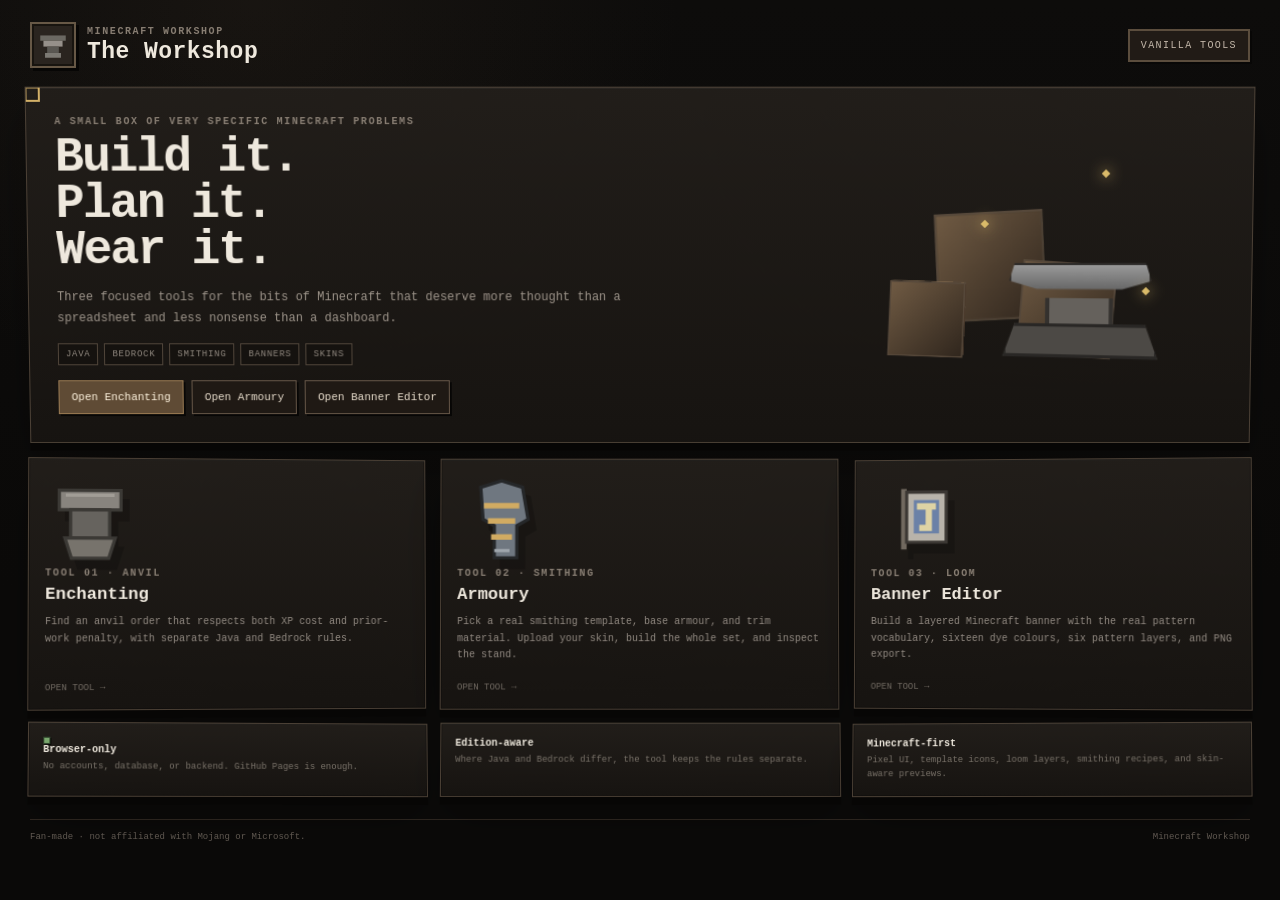
<file: index.html>
<!doctype html><html lang="en"><head><meta charset="utf-8"><meta name="viewport" content="width=device-width,initial-scale=1"><meta name="theme-color" content="#0c0b0a"><meta name="description" content="Minecraft Workshop — focused Minecraft tools for enchanting, armour trims and banners."><title>Minecraft Workshop</title><link rel="icon" href="data:image/svg+xml,%3Csvg xmlns='http://www.w3.org/2000/svg' viewBox='0 0 64 64'%3E%3Crect width='64' height='64' fill='%23231b15'/%3E%3Cpath d='M10 19h44v9H10zM17 28h30v10H17zM23 38h18v12H23z' fill='%238f8b84'/%3E%3Cpath d='M18 50h28v6H18z' fill='%23484540'/%3E%3C/svg%3E"><link rel="stylesheet" href="shared/site.css"><style>
.hero{margin-top:2px;padding:28px;display:grid;grid-template-columns:1.2fr .8fr;min-height:310px;align-items:center;overflow:hidden}.hero-copy h2{font-size:48px;line-height:.96;margin:7px 0 14px;letter-spacing:-.04em}.hero-copy p{max-width:620px;color:#9c9389;font-size:12px;line-height:1.7}.tag-row{display:flex;gap:6px;flex-wrap:wrap;margin:15px 0}.cta{display:flex;gap:8px;flex-wrap:wrap}.workshop-art{position:relative;height:240px;perspective:900px;display:grid;place-items:center}.cube{position:absolute;width:104px;height:104px;transform-style:preserve-3d}.cube .f,.cube .r,.cube .t{position:absolute;backface-visibility:hidden;border:2px solid #56483a}.cube .f{inset:0;background:linear-gradient(135deg,#6f5a43,#30261d)}.cube .r{width:44px;height:104px;right:-44px;top:0;transform-origin:left;transform:rotateY(90deg);background:#4a392b}.cube .t{width:104px;height:44px;top:-44px;left:0;transform-origin:bottom;transform:rotateX(90deg);background:#80684d}.cube.one{transform:translateZ(36px) rotateZ(-3deg)}.cube.two{transform:translate(78px,44px) translateZ(-16px) rotateZ(4deg) scale(.92)}.cube.three{transform:translate(-66px,55px) translateZ(-36px) rotateZ(2deg) scale(.75)}.anvil-art{position:absolute;width:190px;height:105px;bottom:28px;right:54px;transform:translateZ(55px) rotateY(-14deg)}.anvil-art .top{position:absolute;left:28px;right:28px;top:10px;height:35px;background:linear-gradient(#999,#555);border:2px solid #2c2a28;clip-path:polygon(4% 0,96% 0,100% 48%,80% 70%,20% 70%,0 48%);box-shadow:0 10px 14px #0006}.anvil-art .stem{position:absolute;left:63px;top:43px;width:64px;height:30px;background:#65615c;border-left:4px solid #34312e;border-right:4px solid #34312e}.anvil-art .foot{position:absolute;left:22px;right:22px;bottom:6px;height:32px;background:#4c4945;border:3px solid #292725;clip-path:polygon(8% 0,92% 0,100% 100%,0 100%)}.spark{position:absolute;width:6px;height:6px;background:#d9ba69;box-shadow:0 0 13px #d9ba69;transform:rotate(45deg);animation:pulse 2.4s infinite}.sp1{top:25px;right:115px}.sp2{top:75px;right:235px;animation-delay:.6s}.sp3{top:142px;right:74px;animation-delay:1.1s}@keyframes pulse{0%,100%{opacity:.2;transform:scale(.65) rotate(45deg)}50%{opacity:1;transform:scale(1.1) rotate(45deg)}}
.tool-grid{grid-template-columns:repeat(3,1fr);margin-top:16px}.tool-card{padding:16px;min-height:230px;display:flex;flex-direction:column;justify-content:space-between;transition:box-shadow .2s}.tool-card:hover{box-shadow:0 11px 0 #070605,0 28px 55px rgba(0,0,0,.3),inset 0 1px rgba(255,255,255,.07)}.tool-card h3{margin:6px 0 8px;font-size:17px}.tool-card p{color:#8f877f;font-size:10px;line-height:1.65;min-height:51px}.tool-icon{height:92px;display:flex;align-items:center;justify-content:flex-start}.tool-icon svg{width:88px;height:88px;image-rendering:pixelated;filter:drop-shadow(7px 10px 0 rgba(0,0,0,.22))}.tool-meta{font-size:9px;color:#6e675f;margin-top:7px}.tiny{font-size:9px;color:#70685f;line-height:1.55}.strip{display:grid;grid-template-columns:repeat(3,1fr);gap:12px;margin-top:14px}.strip .panel{padding:14px}.strip strong{display:block;font-size:10px;margin-bottom:4px}.strip span{display:block;color:#777067;font-size:9px;line-height:1.6}.mc-dot{display:inline-block;width:7px;height:7px;background:#79a66d;border:1px solid #334a2f;margin-right:6px;box-shadow:1px 1px 0 #070605}
@media(max-width:960px){.hero{grid-template-columns:1fr}.workshop-art{display:none}.tool-grid{grid-template-columns:1fr}.strip{grid-template-columns:1fr}}
@media(max-width:620px){.hero{padding:20px}.hero-copy h2{font-size:37px}}
</style></head><body><header class="site-shell topbar"><div class="brand"><a class="brand-icon" href="./" aria-label="Minecraft Workshop home"><svg viewBox="0 0 64 64"><path d="M8 14h48v10H8z" fill="#6b6862"/><path d="M14 24h36v11H14z" fill="#96908a"/><path d="M21 35h22v12H21z" fill="#5a5752"/><path d="M17 47h30v9H17z" fill="#7c7973"/></svg></a><div><div class="eyebrow">MINECRAFT WORKSHOP</div><h1>The Workshop</h1></div></div><div></div><div class="edition-chip">VANILLA TOOLS</div></header>
<main class="site-shell"><section class="panel depth-ui hero pixel-border"><div class="hero-copy"><div class="kicker">A SMALL BOX OF VERY SPECIFIC MINECRAFT PROBLEMS</div><h2>Build it.<br>Plan it.<br>Wear it.</h2><p>Three focused tools for the bits of Minecraft that deserve more thought than a spreadsheet and less nonsense than a dashboard.</p><div class="tag-row"><span class="tag">JAVA</span><span class="tag">BEDROCK</span><span class="tag">SMITHING</span><span class="tag">BANNERS</span><span class="tag">SKINS</span></div><div class="cta"><a class="btn primary" href="tools/enchanting/">Open Enchanting</a><a class="btn" href="tools/armoury/">Open Armoury</a><a class="btn" href="tools/banner/">Open Banner Editor</a></div></div><div class="workshop-art" aria-hidden="true"><div class="cube one"><div class="f"></div><div class="r"></div><div class="t"></div></div><div class="cube two"><div class="f"></div><div class="r"></div><div class="t"></div></div><div class="cube three"><div class="f"></div><div class="r"></div><div class="t"></div></div><div class="anvil-art"><div class="top"></div><div class="stem"></div><div class="foot"></div></div><span class="spark sp1"></span><span class="spark sp2"></span><span class="spark sp3"></span></div></section>
<div class="tool-grid grid"><a class="panel depth-ui tool-card" href="tools/enchanting/"><div><div class="tool-icon"><svg viewBox="0 0 110 110"><path d="M17 17h76v24H17z" fill="#88847e" stroke="#3b3935" stroke-width="4"/><path d="M31 41h48v35H31z" fill="#66635e" stroke="#3b3935" stroke-width="4"/><path d="M24 76h62l-8 25H32z" fill="#77736c" stroke="#3b3935" stroke-width="4"/><path d="M25 23h60" stroke="#b7b2aa" stroke-width="4" opacity=".55"/></svg></div><div class="kicker">TOOL 01 · ANVIL</div><h3>Enchanting</h3><p>Find an anvil order that respects both XP cost and prior-work penalty, with separate Java and Bedrock rules.</p></div><span class="tool-meta">OPEN TOOL →</span></a>
<a class="panel depth-ui tool-card" href="tools/armoury/"><div><div class="tool-icon"><svg viewBox="0 0 110 110"><path d="M29 12 55 4l26 8 7 40-14 8v40H46V60l-14-8z" fill="#6f7780" stroke="#252729" stroke-width="4"/><path d="M33 35h44M38 54h34M42 74h26" stroke="#d1ab62" stroke-width="7"/><path d="M46 91h19" stroke="#9fa6ad" stroke-width="4"/></svg></div><div class="kicker">TOOL 02 · SMITHING</div><h3>Armoury</h3><p>Pick a real smithing template, base armour, and trim material. Upload your skin, build the whole set, and inspect the stand.</p></div><span class="tool-meta">OPEN TOOL →</span></a>
<a class="panel depth-ui tool-card" href="tools/banner/"><div><div class="tool-icon"><svg viewBox="0 0 110 110"><path d="M38 13h7v76h-7z" fill="#71695f"/><path d="M45 17h50v63H45z" fill="#b8b3aa" stroke="#3b3733" stroke-width="4"/><path d="M54 27h32v42H54z" fill="#6b81a7"/><path d="M58 31h24v8H58zM69 39h8v19h-8zM61 58h16v8H61z" fill="#ded3a4"/></svg></div><div class="kicker">TOOL 03 · LOOM</div><h3>Banner Editor</h3><p>Build a layered Minecraft banner with the real pattern vocabulary, sixteen dye colours, six pattern layers, and PNG export.</p></div><span class="tool-meta">OPEN TOOL →</span></a></div>
<div class="strip"><div class="panel depth-ui"><strong><span class="mc-dot"></span>Browser-only</strong><span>No accounts, database, or backend. GitHub Pages is enough.</span></div><div class="panel depth-ui"><strong>Edition-aware</strong><span>Where Java and Bedrock differ, the tool keeps the rules separate.</span></div><div class="panel depth-ui"><strong>Minecraft-first</strong><span>Pixel UI, template icons, loom layers, smithing recipes, and skin-aware previews.</span></div></div></main><footer class="footer"><span>Fan-made · not affiliated with Mojang or Microsoft.</span><span>Minecraft Workshop</span></footer><script src="shared/global-3d.js"></script></body></html>
</file>
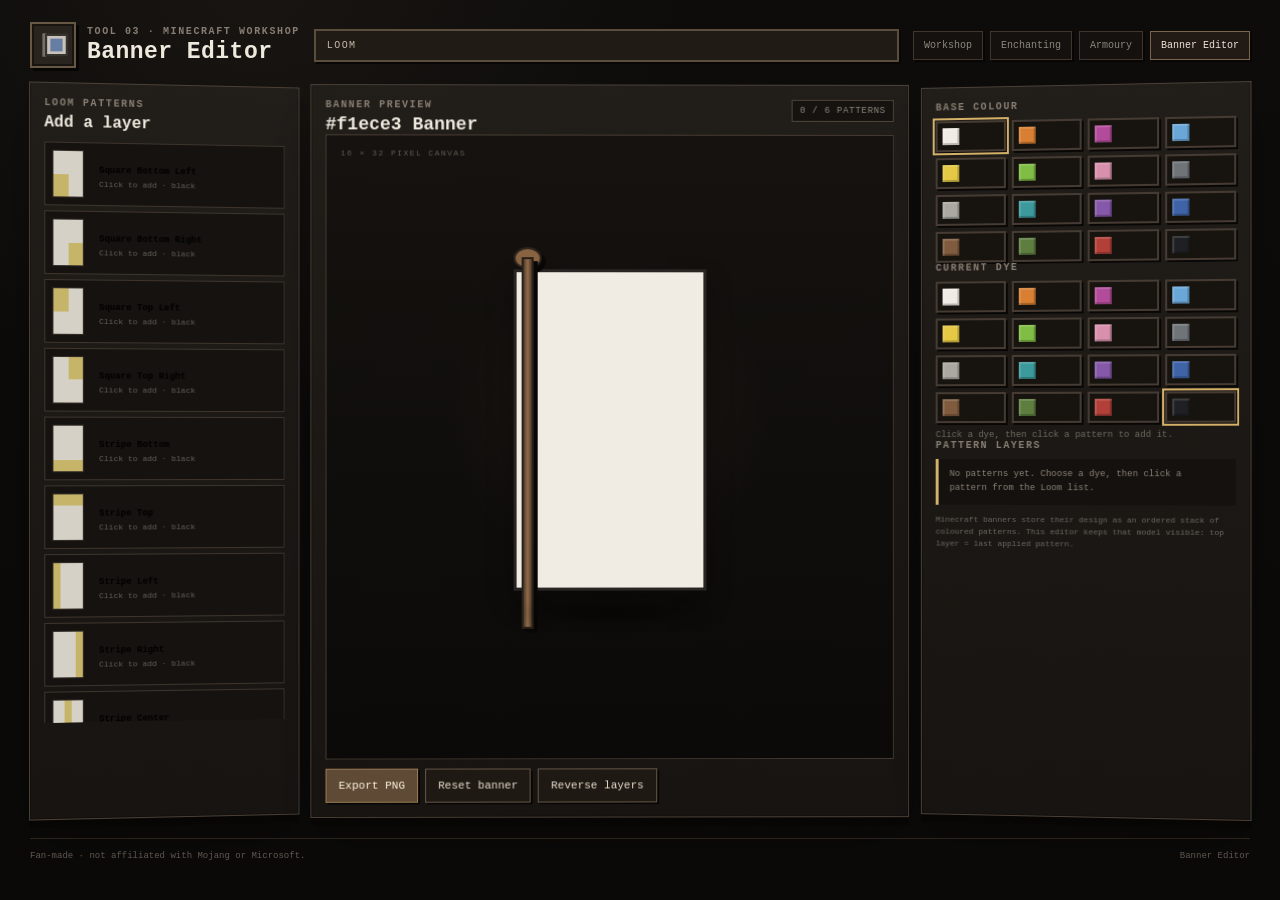
<file: tools/banner/index.html>
<!doctype html><html lang="en"><head><meta charset="utf-8"><meta name="viewport" content="width=device-width,initial-scale=1"><meta name="theme-color" content="#0c0b0a"><meta name="description" content="Minecraft Workshop Banner Editor."><title>Banner Editor · Minecraft Workshop</title><link rel="icon" href="data:image/svg+xml,%3Csvg xmlns='http://www.w3.org/2000/svg' viewBox='0 0 64 64'%3E%3Crect width='64' height='64' fill='%23231b15'/%3E%3Cpath d='M13 10h7v44h-7z' fill='%23777066'/%3E%3Cpath d='M20 13h39v38H20z' fill='%23c5c1b9' stroke='%2337332f' stroke-width='4'/%3E%3Cpath d='M28 20h22v24H28z' fill='%23667da4'/%3E%3C/svg%3E"><link rel="stylesheet" href="../../shared/site.css"><style>
.banner-layout{display:grid;grid-template-columns:270px 1fr 330px;gap:12px}.palette,.patterns,.layers{padding:14px}.banner-preview{padding:14px;min-height:730px;display:flex;flex-direction:column}.loom-screen{flex:1;min-height:610px;display:grid;place-items:center;background:radial-gradient(circle at 50% 45%,rgba(107,88,65,.12),transparent 36%),linear-gradient(#15120f,#0b0a09);border:1px solid #43382f;position:relative;overflow:hidden}.banner-wrap{position:relative;width:260px;height:430px;display:flex;justify-content:center;align-items:flex-start;padding-top:38px}.pole{position:absolute;left:42px;top:26px;width:12px;height:370px;background:linear-gradient(90deg,#4d3c2e,#956d48,#4c392c);border:2px solid #29201a;box-shadow:4px 4px 0 #080706}.pole-top{position:absolute;left:34px;top:16px;width:28px;height:22px;border-radius:50%;background:#886342;border:2px solid #2e241d;box-shadow:4px 4px 0 #080706}.banner-canvas{width:192px;height:320px;image-rendering:pixelated;border:3px solid #292522;box-shadow:0 14px 25px rgba(0,0,0,.32)}.flag-shadow{position:absolute;bottom:37px;left:34px;width:195px;height:25px;background:radial-gradient(ellipse,rgba(0,0,0,.6),transparent 72%);filter:blur(4px)}.dye-grid{display:grid;grid-template-columns:repeat(4,1fr);gap:6px}.dye{height:31px;border:2px solid #453b33;background:#17130f;cursor:pointer;display:flex;align-items:center;gap:6px;padding:5px;box-shadow:2px 2px 0 #080706}.dye.active{outline:2px solid var(--gold);outline-offset:1px}.dye i{width:17px;height:17px;display:block;image-rendering:pixelated;box-shadow:inset 2px 2px rgba(255,255,255,.14),inset -2px -2px rgba(0,0,0,.22)}.dye span{font-size:7px;color:#8a8179;display:none}.pattern-list{display:grid;gap:5px;max-height:575px;overflow:auto}.pattern-btn{display:grid;grid-template-columns:39px 1fr;gap:7px;align-items:center;text-align:left;padding:7px;background:#15120f;border:1px solid #3e342c;cursor:pointer}.pattern-btn:hover{border-color:#846b51;background:#201914}.mini-banner{width:31px;height:47px;image-rendering:pixelated;border:1px solid #352e29}.pattern-btn b{font-size:9px}.pattern-btn small{display:block;color:#675f58;font-size:8px;margin-top:2px}.layer-list{display:grid;gap:6px;max-height:350px;overflow:auto}.layer{display:grid;grid-template-columns:35px 1fr auto;gap:6px;align-items:center;padding:7px;background:#15120f;border:1px solid #40362d}.layer-swatch{width:24px;height:32px;border:1px solid #443a31;image-rendering:pixelated}.layer b{font-size:8px}.layer small{display:block;font-size:7px;color:#6d655e;margin-top:2px}.layer button{border:1px solid #4f443a;background:#191510;color:#a69c91;font-size:9px;width:24px;height:24px;cursor:pointer}.field-row{display:flex;gap:7px;align-items:center}.field-row .select{flex:1}.export-row{display:flex;gap:7px;flex-wrap:wrap;margin-top:9px}.hint{margin-top:9px}.counter{font-size:9px;color:#6e665e;margin-top:7px}.pattern-note{font-size:8px;line-height:1.5;color:#6b645c;margin-top:9px}.loom-label{position:absolute;left:14px;top:13px;font-size:8px;letter-spacing:.18em;color:#625a52}
@media(max-width:1100px){.banner-layout{grid-template-columns:240px 1fr}.layers{grid-column:1/-1;display:grid;grid-template-columns:1fr 1fr;gap:12px}.layer-list{max-height:240px}}@media(max-width:760px){.banner-layout{grid-template-columns:1fr}.patterns{order:2}.layers{order:3;display:block}.banner-preview{min-height:650px}.loom-screen{min-height:560px}.dye-grid{grid-template-columns:repeat(8,1fr)}.dye span{display:none}}
</style></head><body><header class="site-shell topbar"><div class="brand"><a class="brand-icon" href="../../"><svg viewBox="0 0 64 64"><path d="M12 10h7v44h-7z" fill="#777067"/><path d="M19 13h39v38H19z" fill="#c7c2ba" stroke="#37332f" stroke-width="4"/><path d="M27 20h23v24H27z" fill="#667da4"/></svg></a><div><div class="eyebrow">TOOL 03 · MINECRAFT WORKSHOP</div><h1>Banner Editor</h1></div></div><div class="edition-chip">LOOM</div><nav class="nav"><a href="../../">Workshop</a><a href="../enchanting/">Enchanting</a><a href="../armoury/">Armoury</a><a class="active" href="./">Banner Editor</a></nav></header>
<main class="site-shell banner-layout"><aside class="panel depth-ui patterns"><div class="kicker">LOOM PATTERNS</div><h2 style="margin:5px 0 10px;font-size:16px">Add a layer</h2><div class="pattern-list" id="patternList"></div></aside><section class="panel depth-ui banner-preview"><div class="section-head"><div><div class="kicker">BANNER PREVIEW</div><h2 id="bannerName" style="margin:4px 0 0;font-size:18px">White Banner</h2></div><span class="tag" id="count">0 / 6 PATTERNS</span></div><div class="loom-screen"><span class="loom-label">16 × 32 PIXEL CANVAS</span><div class="banner-wrap"><div class="pole-top"></div><div class="pole"></div><canvas id="banner" class="banner-canvas" width="32" height="52"></canvas><div class="flag-shadow"></div></div></div><div class="export-row"><button class="btn primary" id="download">Export PNG</button><button class="btn" id="reset">Reset banner</button><button class="btn" id="reverse">Reverse layers</button></div></section><aside class="panel depth-ui layers"><div><div class="kicker">BASE COLOUR</div><div class="dye-grid" id="baseDyes" style="margin-top:8px"></div></div><div><div class="kicker">CURRENT DYE</div><div class="dye-grid" id="dyes" style="margin-top:8px"></div><div class="counter" id="dyeHint">Click a dye, then click a pattern to add it.</div></div><div><div class="kicker">PATTERN LAYERS</div><div class="layer-list" id="layers" style="margin-top:8px"></div><div class="pattern-note">Minecraft banners store their design as an ordered stack of coloured patterns. This editor keeps that model visible: top layer = last applied pattern.</div></div></aside></main><footer class="footer"><span>Fan-made · not affiliated with Mojang or Microsoft.</span><span>Banner Editor</span></footer>
<script>
const COLORS=[['white','#f1ece3'],['orange','#d87f33'],['magenta','#b24c9a'],['light_blue','#6aa7d8'],['yellow','#e5c843'],['lime','#7fbd45'],['pink','#d891ad'],['gray','#6f7479'],['light_gray','#aaa8a0'],['cyan','#3d9a9c'],['purple','#8558a9'],['blue','#3e63a7'],['brown','#805b3d'],['green','#5d7e3f'],['red','#b33f39'],['black','#1e2024']];
const PAT=[['base','Base'],['square_bottom_left','Square Bottom Left'],['square_bottom_right','Square Bottom Right'],['square_top_left','Square Top Left'],['square_top_right','Square Top Right'],['stripe_bottom','Stripe Bottom'],['stripe_top','Stripe Top'],['stripe_left','Stripe Left'],['stripe_right','Stripe Right'],['stripe_center','Stripe Center'],['stripe_middle','Stripe Middle'],['stripe_downright','Stripe Down Right'],['stripe_downleft','Stripe Down Left'],['stripe_small','Small Stripes'],['cross','Cross'],['straight_cross','Saltire / Straight Cross'],['diagonal_left','Diagonal Left'],['diagonal_right','Diagonal Right'],['diagonal_up_left','Diagonal Up Left'],['diagonal_up_right','Diagonal Up Right'],['triangle_bottom','Triangle Bottom'],['triangle_top','Triangle Top'],['triangles_bottom','Triangles Bottom'],['triangles_top','Triangles Top'],['half_horizontal','Half Horizontal'],['half_horizontal_bottom','Half Horizontal Bottom'],['half_vertical','Half Vertical'],['half_vertical_right','Half Vertical Right'],['border','Border'],['curly_border','Curly Border'],['gradient','Gradient'],['gradient_up','Gradient Up'],['bricks','Bricks'],['circle','Circle'],['rhombus','Rhombus'],['flower','Flower Charge'],['creeper','Creeper Charge'],['skull','Skull Charge'],['thing','Thing'],['globe','Globe'],['piglin','Snout'],['flow','Flow'],['guster','Guster']];
let base='white',dye='black',layers=[];const $=id=>document.getElementById(id);
function col(id){return COLORS.find(c=>c[0]===id)[1]}
function drawShape(c,p,color){const w=c.canvas.width,h=c.canvas.height;c.save();c.fillStyle=color;c.strokeStyle=color;c.lineWidth=1;const X=n=>n*w/32,Y=n=>n*h/52;
 switch(p){case'base':break;case'square_bottom_left':c.fillRect(0,h/2,w/2,h/2);break;case'square_bottom_right':c.fillRect(w/2,h/2,w/2,h/2);break;case'square_top_left':c.fillRect(0,0,w/2,h/2);break;case'square_top_right':c.fillRect(w/2,0,w/2,h/2);break;case'stripe_bottom':c.fillRect(0,h*.75,w,h*.25);break;case'stripe_top':c.fillRect(0,0,w,h*.25);break;case'stripe_left':c.fillRect(0,0,w*.25,h);break;case'stripe_right':c.fillRect(w*.75,0,w*.25,h);break;case'stripe_center':c.fillRect(w*.375,0,w*.25,h);break;case'stripe_middle':c.fillRect(0,h*.38,w,h*.24);break;case'stripe_downright':c.beginPath();c.moveTo(0,0);c.lineTo(w*.34,0);c.lineTo(w,h*.66);c.lineTo(w,h);c.lineTo(w*.66,h);c.closePath();c.fill();break;case'stripe_downleft':c.beginPath();c.moveTo(w,0);c.lineTo(w*.66,0);c.lineTo(0,h*.66);c.lineTo(0,h);c.lineTo(w*.34,h);c.closePath();c.fill();break;case'stripe_small':for(let x=-h;x<w+h;x+=10){c.save();c.translate(x,0);c.rotate(Math.PI/4);c.fillRect(0,-h,w*.18,h*2);c.restore()}break;case'cross':c.fillRect(w*.36,0,w*.28,h);c.fillRect(0,h*.38,w,h*.24);break;case'straight_cross':c.rotate(Math.PI/4);c.fillRect(-w, h*.4,w*2,h*.2);c.rotate(-Math.PI/2);c.fillRect(-w,h*.4,w*2,h*.2);break;case'diagonal_left':c.beginPath();c.moveTo(0,0);c.lineTo(w*.18,0);c.lineTo(w,h*.82);c.lineTo(w,h);c.lineTo(w*.82,h);c.closePath();c.fill();break;case'diagonal_right':c.beginPath();c.moveTo(w,0);c.lineTo(w*.82,0);c.lineTo(0,h*.82);c.lineTo(0,h);c.lineTo(w*.18,h);c.closePath();c.fill();break;case'diagonal_up_left':c.beginPath();c.moveTo(0,h);c.lineTo(w*.18,h);c.lineTo(w,0);c.lineTo(w*.82,0);c.closePath();c.fill();break;case'diagonal_up_right':c.beginPath();c.moveTo(w,h);c.lineTo(w*.82,h);c.lineTo(0,0);c.lineTo(w*.18,0);c.closePath();c.fill();break;case'triangle_bottom':c.beginPath();c.moveTo(0,h);c.lineTo(w,h);c.lineTo(w/2,h*.42);c.closePath();c.fill();break;case'triangle_top':c.beginPath();c.moveTo(0,0);c.lineTo(w,0);c.lineTo(w/2,h*.58);c.closePath();c.fill();break;case'triangles_bottom':for(let x=0;x<w;x+=w/4){c.beginPath();c.moveTo(x,h);c.lineTo(x+w/4,h);c.lineTo(x+w/8,h*.6);c.closePath();c.fill()}break;case'triangles_top':for(let x=0;x<w;x+=w/4){c.beginPath();c.moveTo(x,0);c.lineTo(x+w/4,0);c.lineTo(x+w/8,h*.4);c.closePath();c.fill()}break;case'half_horizontal':c.fillRect(0,0,w,h/2);break;case'half_horizontal_bottom':c.fillRect(0,h/2,w,h/2);break;case'half_vertical':c.fillRect(0,0,w/2,h);break;case'half_vertical_right':c.fillRect(w/2,0,w/2,h);break;case'border':c.strokeRect(2,2,w-4,h-4);c.strokeRect(4,4,w-8,h-8);break;case'curly_border':c.strokeRect(2,2,w-4,h-4);for(let y=7;y<h;y+=12){c.fillRect(2,y,6,4);c.fillRect(w-8,y+4,6,4)}break;case'gradient':for(let y=0;y<h;y++){c.globalAlpha=y/h;c.fillRect(0,y,w,1)}c.globalAlpha=1;break;case'gradient_up':for(let y=0;y<h;y++){c.globalAlpha=1-y/h;c.fillRect(0,y,w,1)}c.globalAlpha=1;break;case'bricks':for(let y=0;y<h;y+=10){for(let x=0;x<w;x+=12){c.fillRect(x+(y/10%2)*6,y,10,7)}}break;case'circle':c.beginPath();c.ellipse(w/2,h/2,w*.31,h*.31,0,0,Math.PI*2);c.fill();break;case'rhombus':c.beginPath();c.moveTo(w/2,h*.18);c.lineTo(w*.86,h/2);c.lineTo(w/2,h*.82);c.lineTo(w*.14,h/2);c.closePath();c.fill();break;case'flower':c.beginPath();for(let i=0;i<8;i++){const a=i*Math.PI/4,r=(i%2?10:18);const px=w/2+Math.cos(a)*X(r),py=h/2+Math.sin(a)*Y(r);i?c.lineTo(px,py):c.moveTo(px,py)}c.closePath();c.fill();c.fillRect(w*.42,h*.38,w*.16,h*.24);break;case'creeper':c.fillRect(w*.3,h*.25,w*.4,h*.45);c.clearRect(w*.37,h*.34,w*.08,h*.08);c.clearRect(w*.55,h*.34,w*.08,h*.08);c.fillRect(w*.44,h*.42,w*.12,h*.11);c.fillRect(w*.34,h*.62,w*.12,h*.18);c.fillRect(w*.54,h*.62,w*.12,h*.18);break;case'skull':c.fillRect(w*.25,h*.2,w*.5,h*.45);c.clearRect(w*.34,h*.32,w*.1,h*.1);c.clearRect(w*.56,h*.32,w*.1,h*.1);c.fillRect(w*.42,h*.52,w*.16,h*.1);c.fillRect(w*.33,h*.65,w*.34,h*.13);break;case'thing':c.fillRect(w*.3,h*.24,w*.4,h*.35);c.fillRect(w*.36,h*.59,w*.28,h*.18);c.fillRect(w*.18,h*.68,w*.14,h*.22);c.fillRect(w*.68,h*.68,w*.14,h*.22);break;case'globe':c.beginPath();c.arc(w/2,h/2,w*.28,0,Math.PI*2);c.fill();c.save();c.fillStyle=col(base);c.fillRect(w*.24,h*.42,w*.52,h*.08);c.fillRect(w*.44,h*.22,w*.12,h*.56);c.restore();break;case'piglin':c.fillRect(w*.26,h*.22,w*.48,h*.45);c.fillRect(w*.18,h*.34,w*.64,h*.12);c.fillRect(w*.34,h*.67,w*.32,h*.15);break;case'flow':c.beginPath();c.moveTo(w*.12,h*.7);c.quadraticCurveTo(w*.28,h*.15,w*.47,h*.58);c.quadraticCurveTo(w*.65,h*.96,w*.86,h*.3);c.lineTo(w*.92,h*.42);c.quadraticCurveTo(w*.65,h*.98,w*.43,h*.66);c.quadraticCurveTo(w*.25,h*.27,w*.12,h*.84);c.closePath();c.fill();break;case'guster':c.fillRect(w*.25,h*.23,w*.5,h*.12);c.fillRect(w*.38,h*.35,w*.24,h*.42);c.fillRect(w*.2,h*.77,w*.6,h*.1);break}
 c.restore();}
function render(){const c=$( 'banner').getContext('2d');c.imageSmoothingEnabled=false;c.fillStyle=col(base);c.fillRect(0,0,c.canvas.width,c.canvas.height);for(const l of layers)drawShape(c,l.pattern,col(l.color));$('count').textContent=`${layers.length} / 6 PATTERNS`;$('bannerName').textContent=`${col(base).replace(/_/g,' ')} Banner`;renderLayers()}
function previewPattern(pattern,color){const c=document.createElement('canvas');c.width=32;c.height=52;const x=c.getContext('2d');x.fillStyle='#d6d1c7';x.fillRect(0,0,32,52);drawShape(x,pattern,color);return c.toDataURL()}
$('baseDyes').innerHTML=COLORS.map(c=>`<button class="dye ${c[0]===base?'active':''}" data-base="${c[0]}" title="${c[0]}"><i style="background:${c[1]}"></i><span>${c[0]}</span></button>`).join('');
$('dyes').innerHTML=COLORS.map(c=>`<button class="dye ${c[0]===dye?'active':''}" data-dye="${c[0]}" title="${c[0]}"><i style="background:${c[1]}"></i><span>${c[0]}</span></button>`).join('');
$('patternList').innerHTML=PAT.filter(x=>x[0]!=='base').map(p=>`<button class="pattern-btn" data-pattern="${p[0]}"><img class="mini-banner pixel" src="${previewPattern(p[0], '#c6b568')}" alt=""><span><b>${p[1]}</b><small>Click to add · ${dye}</small></span></button>`).join('');
function renderLayers(){ $('layers').innerHTML=layers.length?layers.map((l,i)=>`<div class="layer"><img class="layer-swatch" src="${previewPattern(l.pattern,col(l.color))}" alt=""><span><b>${PAT.find(p=>p[0]===l.pattern)?.[1]||l.pattern}</b><small>${l.color.replace('_',' ')}</small></span><button data-del="${i}" title="Remove">×</button></div>`).join(''):`<div class="page-note">No patterns yet. Choose a dye, then click a pattern from the Loom list.</div>`;document.querySelectorAll('[data-del]').forEach(b=>b.onclick=()=>{layers.splice(+b.dataset.del,1);render()})}
document.querySelectorAll('[data-base]').forEach(b=>b.onclick=()=>{base=b.dataset.base;document.querySelectorAll('[data-base]').forEach(x=>x.classList.toggle('active',x===b));render()});document.querySelectorAll('[data-dye]').forEach(b=>b.onclick=()=>{dye=b.dataset.dye;document.querySelectorAll('[data-dye]').forEach(x=>x.classList.toggle('active',x===b));document.querySelectorAll('[data-pattern] small').forEach(x=>x.textContent=`Click to add · ${dye}`)});document.querySelectorAll('[data-pattern]').forEach(b=>b.onclick=()=>{if(layers.length>=6){alert('Minecraft banners can hold up to 6 pattern layers.');return}layers.push({pattern:b.dataset.pattern,color:dye});render()});
$('reset').onclick=()=>{base='white';dye='black';layers=[];document.querySelectorAll('[data-base],[data-dye]').forEach(x=>x.classList.remove('active'));document.querySelector('[data-base="white"]').classList.add('active');document.querySelector('[data-dye="black"]').classList.add('active');render()};$('reverse').onclick=()=>{layers.reverse();render()};$('download').onclick=()=>{const a=document.createElement('a');a.href=$('banner').toDataURL('image/png');a.download='minecraft-banner.png';a.click()};render();
</script><script src="../../shared/global-3d.js"></script></body></html>
</file>
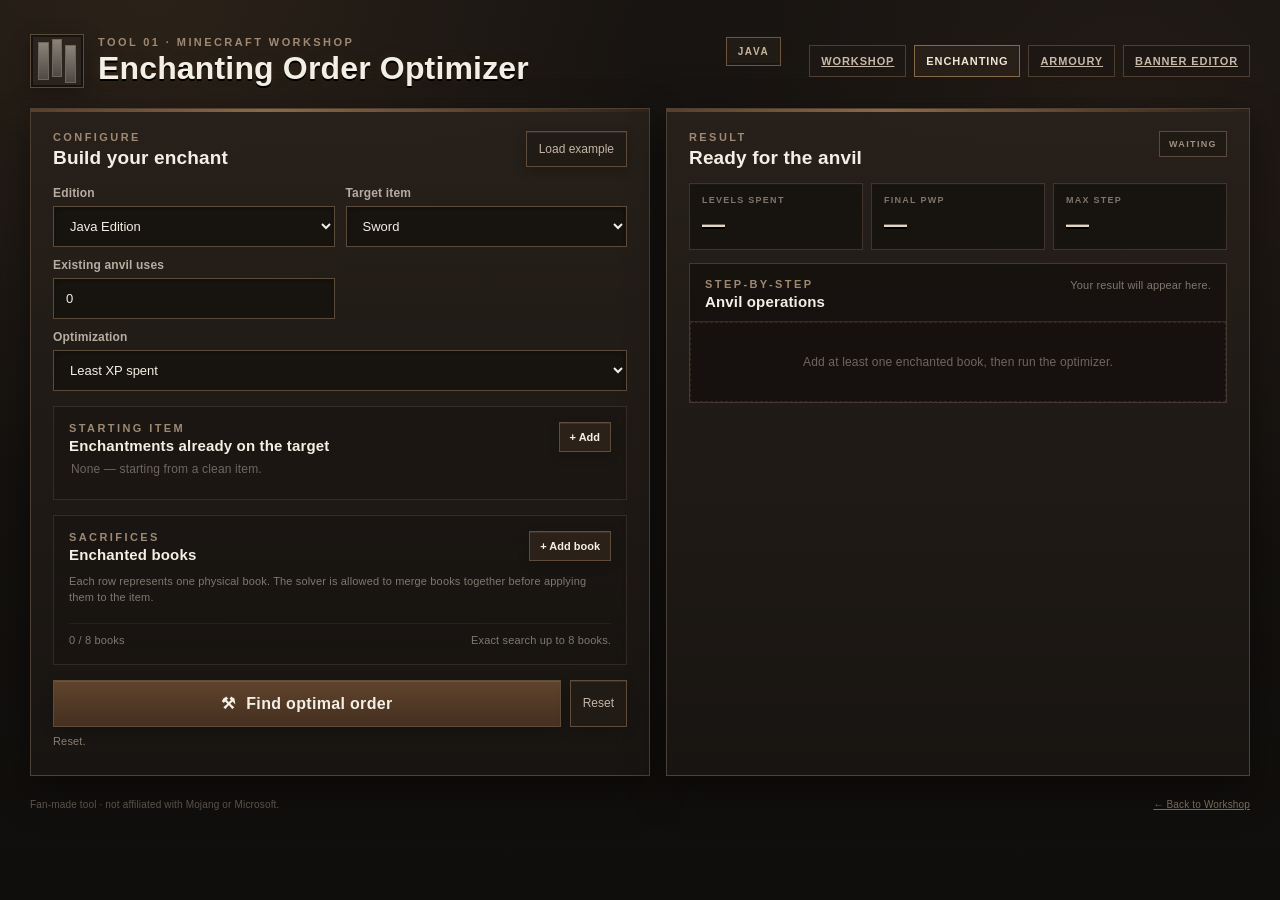
<file: tools/enchanting/index.html>
<!doctype html>
<html lang="en">
<head>
  <meta name="description" content="Minecraft enchanting anvil-order optimizer for Java and Bedrock.">
  <meta charset="utf-8">
  <meta name="viewport" content="width=device-width, initial-scale=1">
  <meta name="theme-color" content="#1b1510">
  <meta name="description" content="A Java and Bedrock Minecraft anvil-order optimizer. Find low-cost enchanting sequences and reduce prior-work penalties.">
  <title>Enchanting · Minecraft Workshop</title>
  <link rel="icon" href="data:image/svg+xml,%3Csvg xmlns='http://www.w3.org/2000/svg' viewBox='0 0 64 64'%3E%3Crect width='64' height='64' rx='8' fill='%23231a13'/%3E%3Cpath d='M17 15h30v9H36v8h12v9H36v8h11v10H17V15Z' fill='%23999'/%3E%3Cpath d='M13 9h38v8H13z' fill='%23666'/%3E%3Cpath d='M25 39h14v8H25z' fill='%234c4c4c'/%3E%3Cpath d='M22 47h20l-3 10H25z' fill='%23707070'/%3E%3C/svg%3E">
  <link rel="stylesheet" href="styles.css">
</head>
<body>
  <div class="page-grain" aria-hidden="true"></div>
  <header class="topbar">
    <a href="../../" class="brand-mark" aria-label="Minecraft Tools home"><span></span><span></span><span></span></a>
    <div>
      <div class="eyebrow">TOOL 01 · MINECRAFT WORKSHOP</div>
      <h1>Enchanting Order Optimizer</h1>
    </div>
    <div class="edition-chip" id="editionChip">JAVA</div><nav class="nav"><a href="../../">Workshop</a><a class="active" href="./">Enchanting</a><a href="../armoury/">Armoury</a><a href="../banner/">Banner Editor</a></nav>
  </header>

  <main class="layout">
    <section class="panel controls-panel" data-tilt>
      <div class="panel-heading">
        <div>
          <div class="section-kicker">CONFIGURE</div>
          <h2>Build your enchant</h2>
        </div>
        <button class="ghost-btn" id="loadExample">Load example</button>
      </div>

      <div class="control-grid">
        <label class="field">
          <span>Edition</span>
          <select id="edition">
            <option value="java">Java Edition</option>
            <option value="bedrock">Bedrock Edition</option>
          </select>
        </label>
        <label class="field">
          <span>Target item</span>
          <select id="targetItem"></select>
        </label>
        <label class="field">
          <span>Existing anvil uses</span>
          <input id="targetWork" type="number" min="0" max="6" value="0" inputmode="numeric">
        </label>
        <label class="field field-wide">
          <span>Optimization</span>
          <select id="objective">
            <option value="xp">Least XP spent</option>
            <option value="work">Lowest final work penalty</option>
          </select>
        </label>
      </div>

      <div class="subpanel">
        <div class="subpanel-heading">
          <div>
            <div class="section-kicker">STARTING ITEM</div>
            <h3>Enchantments already on the target</h3>
          </div>
          <button class="small-btn" id="addTargetEnchant">+ Add</button>
        </div>
        <div id="targetEnchants" class="rows empty-state">None — starting from a clean item.</div>
      </div>

      <div class="subpanel">
        <div class="subpanel-heading">
          <div>
            <div class="section-kicker">SACRIFICES</div>
            <h3>Enchanted books</h3>
          </div>
          <button class="small-btn" id="addBook">+ Add book</button>
        </div>
        <div class="helper-text">Each row represents one physical book. The solver is allowed to merge books together before applying them to the item.</div>
        <div id="books" class="rows"></div>
        <div class="book-footer">
          <span id="bookCount">0 / 8 books</span>
          <span>Exact search up to 8 books.</span>
        </div>
      </div>

      <div class="action-row">
        <button class="primary-btn" id="optimize"><span class="hammer-icon">⚒</span> Find optimal order</button>
        <button class="ghost-btn" id="reset">Reset</button>
      </div>
      <div id="status" class="status" aria-live="polite"></div>
    </section>

    <section class="panel results-panel" id="resultsPanel" data-tilt>
      <div class="panel-heading result-heading">
        <div>
          <div class="section-kicker">RESULT</div>
          <h2 id="resultTitle">Ready for the anvil</h2>
        </div>
        <div class="result-badge" id="resultBadge">WAITING</div>
      </div>

      <div class="metric-grid" id="metrics">
        <div class="metric"><span>LEVELS SPENT</span><strong>—</strong></div>
        <div class="metric"><span>FINAL PWP</span><strong>—</strong></div>
        <div class="metric"><span>MAX STEP</span><strong>—</strong></div>
      </div>

      <div class="plan-box">
        <div class="plan-box-heading">
          <div>
            <div class="section-kicker">STEP-BY-STEP</div>
            <h3>Anvil operations</h3>
          </div>
          <span class="plan-note" id="planNote">Your result will appear here.</span>
        </div>
        <div id="steps" class="steps empty-state large">Add at least one enchanted book, then run the optimizer.</div>
      </div>

      <div id="explanation" class="explanation hidden"></div>
    </section>
  </main>

  <footer class="footer">
    <span>Fan-made tool · not affiliated with Mojang or Microsoft.</span>
    <span><a href="../../">← Back to Workshop</a></span>
  </footer>

  <script src="data.js"></script>
  <script src="engine.js"></script>
  <script src="app.js"></script>
<script src="../../shared/global-3d.js"></script>
</body>
</html>
</file>
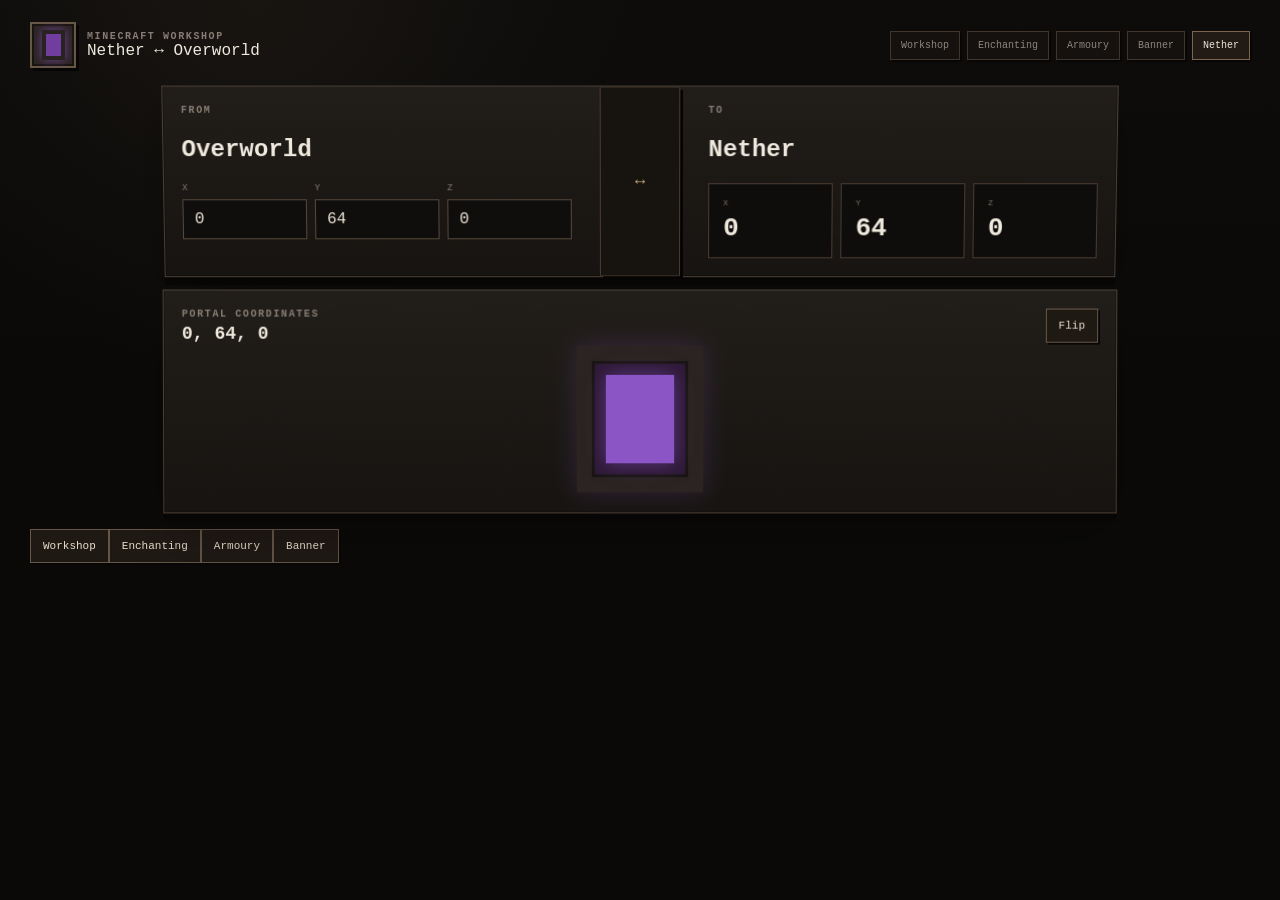
<file: tools/nether/index.html>
<!doctype html><html lang="en"><head><meta charset="utf-8"><meta name="viewport" content="width=device-width,initial-scale=1"><meta name="theme-color" content="#0b0a09"><title>Nether ↔ Overworld · Minecraft Workshop</title><link rel="icon" href="data:image/svg+xml,%3Csvg xmlns='http://www.w3.org/2000/svg' viewBox='0 0 64 64'%3E%3Crect width='64' height='64' fill='%23241d17'/%3E%3Cpath d='M15 14h34v37H15z' fill='%233c283f' stroke='%23201b19' stroke-width='5'/%3E%3Cpath d='M22 20h20v25H22z' fill='%238a4ec4'/%3E%3C/svg%3E"><link rel="stylesheet" href="../../shared/site.css"><style>
.calc{max-width:950px;margin:0 auto 16px;display:grid;gap:13px}.direction{display:grid;grid-template-columns:1fr 80px 1fr;gap:10px;align-items:stretch}.direction .side{padding:18px}.swap{display:grid;place-items:center;background:#17130f;border:1px solid #4a3b30;box-shadow:3px 3px 0 #050403;color:#c6aa7c;font-size:17px}.coord-grid{display:grid;grid-template-columns:repeat(3,1fr);gap:8px;margin-top:13px}.result{padding:18px}.result-box{display:grid;grid-template-columns:repeat(3,1fr);gap:9px;margin-top:12px}.coord{padding:14px;background:#0f0d0b;border:1px solid #493b30}.coord span{display:block;font-size:8px;letter-spacing:.14em;color:#7b7168}.coord strong{display:block;margin-top:6px;font-size:26px}.portal-note{padding:12px 0;color:#71675f;font-size:9px}.portal-art{height:150px;display:grid;place-items:center}.frame{width:126px;height:146px;border:15px solid #2b2422;background:#2d1936;box-shadow:inset 0 0 0 3px #1a1515,0 0 24px rgba(118,76,158,.28);position:relative}.frame:before{content:"";position:absolute;inset:14px;background:#8c55c5;box-shadow:0 0 18px rgba(140,85,197,.5)}@media(max-width:760px){.direction{grid-template-columns:1fr}.swap{height:42px}.coord-grid,.result-box{grid-template-columns:1fr}}
</style></head><body><header class="site-shell topbar"><div class="brand"><a class="brand-icon ui3d" href="../../"><div class="portal" style="width:23px;height:30px;border:4px solid #282321;background:#713ea0;box-shadow:0 0 10px #70419a"></div></a><div><div class="eyebrow">MINECRAFT WORKSHOP</div><div class="tool-name">Nether ↔ Overworld</div></div></div><div></div><div class="header-right"><nav class="nav"><a href="../../">Workshop</a><a href="../enchanting/">Enchanting</a><a href="../armoury/">Armoury</a><a href="../banner/">Banner</a><a class="active" href="./">Nether</a></nav></div></header><main class="site-shell calc"><section class="panel depth-ui direction"><div class="side"><div class="kicker">FROM</div><h2>Overworld</h2><div class="coord-grid"><label class="field"><span>X</span><input class="input" id="x" type="number" value="0"></label><label class="field"><span>Y</span><input class="input" id="y" type="number" value="64"></label><label class="field"><span>Z</span><input class="input" id="z" type="number" value="0"></label></div></div><div class="swap">↔</div><div class="side"><div class="kicker">TO</div><h2 id="to">Nether</h2><div class="coord-grid"><div class="coord"><span>X</span><strong id="ox">0</strong></div><div class="coord"><span>Y</span><strong id="oy">64</strong></div><div class="coord"><span>Z</span><strong id="oz">0</strong></div></div></div></section><section class="panel depth-ui result"><div class="section-head"><div><div class="kicker">PORTAL COORDINATES</div><h2 id="summary">0, 64, 0</h2></div><button class="btn ui3d" id="flip">Flip</button></div><div class="portal-art"><div class="frame"></div></div></section></main><nav class="site-shell footer-nav"><a class="btn ui3d" href="../../">Workshop</a><a class="btn ui3d" href="../enchanting/">Enchanting</a><a class="btn ui3d" href="../armoury/">Armoury</a><a class="btn ui3d" href="../banner/">Banner</a></nav><script>
let dir='overworld-to-nether';const $=id=>document.getElementById(id);function calc(){const x=Number($('x').value||0),y=Number($('y').value||0),z=Number($('z').value||0),m=dir==='overworld-to-nether'?1/8:8,ox=m===1/8?Math.round(x*m*100)/100:Math.round(x*m*100)/100,oz=m===1/8?Math.round(z*m*100)/100:Math.round(z*m*100)/100;$('ox').textContent=ox;$('oy').textContent=y;$('oz').textContent=oz;$('to').textContent=dir==='overworld-to-nether'?'Nether':'Overworld';$('summary').textContent=`${ox}, ${y}, ${oz}`};['x','y','z'].forEach(id=>$(id).addEventListener('input',calc));$('flip').onclick=()=>{dir=dir==='overworld-to-nether'?'nether-to-overworld':'overworld-to-nether';calc()};calc();</script><script src="../../shared/global-3d.js"></script></body></html>
</file>
<file: shared/site.css>
:root{--bg:#0c0b0a;--panel:#191613;--panel2:#211c17;--ink:#eee8dd;--muted:#9e958b;--line:#4b4035;--line2:#665546;--gold:#d4b168;--green:#77a66e;--blue:#80a7c5;--shadow:#000;--px:3px}
*{box-sizing:border-box}html,body{margin:0;min-height:100%;background:radial-gradient(circle at 20% 0%,rgba(79,63,47,.17),transparent 32%),linear-gradient(#0d0c0b,#0a0908 70%);color:var(--ink);font-family:Consolas,"Courier New",monospace;-webkit-font-smoothing:none}body{overflow-x:hidden}a{color:inherit;text-decoration:none}button,input,select{font:inherit}.site-shell{width:min(1220px,calc(100% - 34px));margin:0 auto}.topbar{display:grid;grid-template-columns:auto 1fr auto;align-items:center;gap:14px;padding:22px 0 18px;position:relative;z-index:2}.brand{display:flex;align-items:center;gap:11px;min-width:0}.brand-icon{width:46px;height:46px;display:grid;place-items:center;background:#2a241f;border:2px solid #675846;box-shadow:inset 0 0 0 2px #18140f,3px 3px 0 #070605;transform-style:preserve-3d}.brand-icon svg{width:34px;height:34px;image-rendering:pixelated}.eyebrow,.kicker{font-size:10px;letter-spacing:.16em;color:#877d72;font-weight:800}.brand h1{margin:2px 0 0;font-size:23px;letter-spacing:.02em}.edition-chip{border:2px solid #5b4d3d;background:#211b16;padding:9px 11px;font-size:10px;letter-spacing:.14em;color:#c4b8aa;box-shadow:2px 2px 0 #080706}.nav{display:flex;justify-content:flex-end;gap:7px;flex-wrap:wrap}.nav a{padding:8px 10px;border:1px solid #40362d;background:#14110e;font-size:10px;color:#8e867e;box-shadow:2px 2px 0 #070605}.nav a:hover,.nav a.active{color:#ede5d9;border-color:#7b654e;background:#211a15}.panel{background:linear-gradient(180deg,rgba(33,29,25,.98),rgba(22,19,16,.98));border:1px solid var(--line);box-shadow:0 8px 0 #070605,0 22px 50px rgba(0,0,0,.28),inset 0 1px rgba(255,255,255,.05);position:relative}.panel::after{content:"";position:absolute;inset:0;pointer-events:none;box-shadow:inset 0 0 0 1px rgba(0,0,0,.28)}.depth-ui{transform-style:preserve-3d;will-change:transform}.pixel{image-rendering:pixelated}.btn{display:inline-flex;align-items:center;justify-content:center;gap:7px;border:1px solid #665647;background:#1f1914;color:#eadfce;padding:10px 12px;cursor:pointer;box-shadow:2px 2px 0 #070605;font-size:11px}.btn:hover{background:#2a211b;border-color:#9a7b5e}.btn.primary{border-color:#9a7b53;background:#5f4b35;color:#fff4df}.btn.green{border-color:#64845d;background:#3d5b38}.btn.ghost{background:#161310}.tag{display:inline-block;padding:5px 7px;border:1px solid #4f4439;background:#15120f;color:#8f877e;font-size:9px;letter-spacing:.08em}.grid{display:grid;gap:14px}.section-head{display:flex;justify-content:space-between;align-items:flex-start;gap:10px}.section-head h2{margin:4px 0 0;font-size:18px}.field{display:grid;gap:6px}.field>span{font-size:9px;color:#827970;text-transform:uppercase;letter-spacing:.13em}.select,.input{width:100%;border:1px solid #56483a;background:#100e0c;color:#eee6da;padding:10px 11px;outline:none}.select:focus,.input:focus{border-color:#987452;box-shadow:0 0 0 2px rgba(152,116,82,.13)}.footer{width:min(1220px,calc(100% - 34px));margin:22px auto 30px;padding-top:12px;border-top:1px solid #302821;color:#665e56;font-size:9px;display:flex;justify-content:space-between;gap:10px}.page-note{padding:9px 11px;border-left:3px solid var(--gold);background:#15110e;color:#8a8177;font-size:9px;line-height:1.55}.pixel-border{position:relative}.pixel-border:before,.pixel-border:after{content:"";position:absolute;width:12px;height:12px;pointer-events:none}.pixel-border:before{top:-1px;left:-1px;border-top:2px solid var(--gold);border-left:2px solid var(--gold)}.pixel-border:after{right:-1px;bottom:-1px;border-right:2px solid var(--gold);border-bottom:2px solid var(--gold)}.screen{background:#10100f;border:2px solid #453c34;box-shadow:inset 0 0 0 1px #1b1713,4px 4px 0 #070605}
@media(max-width:800px){.topbar{grid-template-columns:auto 1fr}.edition-chip{justify-self:end}.nav{grid-column:1/-1;justify-content:flex-start}.site-shell{width:min(100% - 20px,1220px)}.footer{width:min(100% - 20px,1220px)}}
</file>
<file: tools/enchanting/styles.css>
:root {
  --ink: #f4efe5;
  --muted: #aaa399;
  --muted-2: #7f786f;
  --panel: rgba(30, 25, 21, .94);
  --panel-2: rgba(40, 33, 27, .92);
  --line: #55483b;
  --line-soft: rgba(127, 111, 94, .25);
  --brown: #6b4b31;
  --brown-light: #8d6a48;
  --green: #6aa83d;
  --green-deep: #3e6927;
  --red: #b94b3f;
  --gold: #c9a15b;
  --purple: #9f81bd;
  --shadow: rgba(0, 0, 0, .45);
}

* { box-sizing: border-box; }
html { min-height: 100%; }
body {
  margin: 0;
  min-height: 100vh;
  color: var(--ink);
  font-family: "Trebuchet MS", "Segoe UI", sans-serif;
  background:
    radial-gradient(circle at 12% 0%, rgba(117, 86, 53, .20), transparent 34%),
    radial-gradient(circle at 88% 18%, rgba(67, 48, 35, .25), transparent 30%),
    linear-gradient(180deg, #181411 0%, #100e0c 100%);
  letter-spacing: .01em;
}

body::before {
  content: "";
  position: fixed;
  inset: 0;
  pointer-events: none;
  opacity: .21;
  background-image:
    linear-gradient(90deg, rgba(255,255,255,.03) 1px, transparent 1px),
    linear-gradient(rgba(255,255,255,.02) 1px, transparent 1px);
  background-size: 48px 48px;
  mask-image: linear-gradient(to bottom, black, transparent 80%);
}

.page-grain {
  position: fixed;
  inset: 0;
  pointer-events: none;
  opacity: .12;
  background:
    repeating-linear-gradient(0deg, transparent 0 3px, rgba(255,255,255,.018) 4px),
    repeating-linear-gradient(90deg, rgba(0,0,0,.03) 0 2px, transparent 2px 5px);
  mix-blend-mode: screen;
}

.topbar, main, .footer { width: min(1220px, calc(100% - 34px)); margin-inline: auto; }
.topbar {
  display: flex;
  align-items: center;
  gap: 14px;
  padding: 34px 0 20px;
}

.brand-mark {
  width: 54px; height: 54px; display: grid; grid-template-columns: repeat(3, 1fr); gap: 3px;
  padding: 7px; background: #2b231c; border: 1px solid #5b4b3b; box-shadow: inset 0 0 0 2px #15120f, 0 6px 20px rgba(0,0,0,.25);
}
.brand-mark span { background: linear-gradient(#8b8278, #4d4943); border: 1px solid #6c665f; }
.brand-mark span:nth-child(2) { transform: translateY(-3px); }
.brand-mark span:nth-child(3) { transform: translateY(3px); }

.eyebrow, .section-kicker { color: #9f8972; font-size: 11px; letter-spacing: .22em; font-weight: 800; }
.eyebrow { margin-bottom: 3px; }
h1, h2, h3, p { margin: 0; }
h1 { font-size: clamp(22px, 3vw, 32px); line-height: 1.08; text-shadow: 0 2px 0 #000, 0 0 18px rgba(201,161,91,.09); }
h2 { font-size: 19px; margin-top: 4px; }
h3 { font-size: 15px; margin-top: 3px; }

.edition-chip {
  margin-left: auto; align-self: flex-start; margin-top: 3px;
  padding: 8px 11px; font-size: 10px; font-weight: 900; letter-spacing: .16em;
  background: #211b16; border: 1px solid #6e563d; color: #c8b59e; box-shadow: inset 0 -2px rgba(0,0,0,.22);
}

.layout { display: grid; grid-template-columns: 1.03fr .97fr; gap: 16px; padding-bottom: 22px; }
.panel {
  background: linear-gradient(180deg, rgba(40,33,27,.97), rgba(25,21,18,.97));
  border: 1px solid #4d4135;
  box-shadow: 0 14px 36px var(--shadow), inset 0 1px rgba(255,255,255,.035);
  position: relative;
}
.panel::before {
  content: ""; position: absolute; top: 0; left: 0; right: 0; height: 3px;
  background: linear-gradient(90deg, #5f432a, #9a714a 38%, #5f432a 75%, #30241a);
  opacity: .9;
}
.controls-panel, .results-panel { padding: 22px; }
.panel-heading { display: flex; align-items: flex-start; justify-content: space-between; gap: 14px; margin-bottom: 17px; }
.result-heading { margin-bottom: 14px; }

.control-grid { display: grid; grid-template-columns: 1fr 1fr; gap: 11px; }
.field { display: grid; gap: 6px; }
.field-wide { grid-column: 1 / -1; }
.field > span { color: #b6aca0; font-size: 12px; font-weight: 700; }
select, input {
  width: 100%; color: var(--ink); background: #17130f; border: 1px solid #5a4b3b; outline: none;
  padding: 11px 12px; min-height: 41px; font: inherit; font-size: 13px; box-shadow: inset 0 2px 4px rgba(0,0,0,.22);
}
select:focus, input:focus { border-color: #9a714a; box-shadow: 0 0 0 2px rgba(154,113,74,.17), inset 0 2px 4px rgba(0,0,0,.22); }

.subpanel {
  margin-top: 15px; padding: 15px; background: linear-gradient(180deg, rgba(20,17,14,.42), rgba(15,13,11,.2));
  border: 1px solid var(--line-soft);
}
.subpanel-heading, .plan-box-heading { display: flex; align-items: flex-start; justify-content: space-between; gap: 12px; }
.helper-text, .book-footer, .plan-note { color: var(--muted-2); font-size: 11px; line-height: 1.45; }
.helper-text { margin: 11px 0 8px; }
.rows { display: grid; gap: 8px; }
.row {
  display: grid; grid-template-columns: minmax(0,1fr) 82px 34px; gap: 8px; align-items: center;
  padding: 8px; background: rgba(49,40,32,.55); border: 1px solid #42372e;
  animation: row-in .17s ease-out;
}
.row.target-row { grid-template-columns: minmax(0,1fr) 82px 34px; }
.row select, .row input { min-height: 38px; padding: 8px 10px; }
.row .row-label { color: #d5c9bb; font-size: 12px; font-weight: 700; }
.remove-btn {
  min-height: 38px; width: 34px; border: 1px solid #55453a; background: #201914; color: #a69b90; cursor: pointer;
}
.remove-btn:hover { color: #f1ddd1; border-color: #805046; background: #2c1b17; }
.empty-state { color: #6f675f; font-size: 12px; padding: 8px 2px; }
.empty-state.large { padding: 32px 10px; text-align: center; border: 1px dashed rgba(127,111,94,.26); }
.book-footer { display: flex; justify-content: space-between; margin-top: 9px; padding-top: 9px; border-top: 1px solid rgba(127,111,94,.14); }

.action-row { display: flex; gap: 9px; margin-top: 15px; }
button { font: inherit; }
.primary-btn, .ghost-btn, .small-btn {
  cursor: pointer; border: 1px solid #5f4c3b; color: var(--ink); background: linear-gradient(#60442c,#452f20);
  box-shadow: inset 0 1px rgba(255,255,255,.08), 0 4px 12px rgba(0,0,0,.18);
  transition: transform .12s ease, filter .12s ease, border-color .12s ease;
}
.primary-btn { flex: 1; padding: 13px 15px; font-weight: 900; letter-spacing: .02em; }
.primary-btn:hover, .ghost-btn:hover, .small-btn:hover { filter: brightness(1.12); border-color: #896947; }
.primary-btn:active, .ghost-btn:active, .small-btn:active { transform: translateY(1px); }
.ghost-btn { padding: 10px 12px; background: #211b16; color: #c3b6a8; font-size: 12px; }
.small-btn { padding: 8px 10px; font-size: 11px; font-weight: 800; background: #2b2118; }
.hammer-icon { margin-right: 6px; }
.status { min-height: 18px; color: #897d70; font-size: 11px; margin-top: 8px; }
.status.error { color: #d67c70; }
.status.good { color: #86b26a; }

.result-badge { padding: 7px 9px; font-size: 9px; letter-spacing: .15em; font-weight: 900; border: 1px solid #5a4a3c; color: #9d9081; background: #201a15; }
.result-badge.good { color: #96bd79; border-color: #446932; background: #1b2616; }
.result-badge.warn { color: #d0a25e; border-color: #7b5d33; background: #2a2016; }
.result-badge.bad { color: #d27c71; border-color: #733b34; background: #2a1715; }

.metric-grid { display: grid; grid-template-columns: repeat(3, 1fr); gap: 8px; margin-bottom: 13px; }
.metric { background: #17130f; border: 1px solid #3f352d; padding: 11px 12px; box-shadow: inset 0 1px rgba(255,255,255,.025); }
.metric span { display: block; color: #7f756a; font-size: 9px; font-weight: 900; letter-spacing: .14em; }
.metric strong { display: block; font-size: 23px; margin-top: 6px; color: #e3d4c2; text-shadow: 0 2px #000; }

.plan-box { border: 1px solid #45392f; background: rgba(18,15,12,.72); }
.plan-box-heading { padding: 14px 15px 11px; border-bottom: 1px solid #332b24; }
.steps { display: grid; gap: 8px; padding: 12px; max-height: 490px; overflow: auto; }
.step {
  display: grid; grid-template-columns: 31px minmax(0,1fr) auto; gap: 10px; align-items: center;
  padding: 10px; background: linear-gradient(90deg, rgba(54,44,35,.74), rgba(31,25,21,.75)); border: 1px solid #40352c;
  position: relative;
}
.step::after { content: ""; position: absolute; left: 24px; bottom: -9px; width: 1px; height: 8px; background: #5b4a3c; }
.step:last-child::after { display: none; }
.step-number { width: 26px; height: 26px; display: grid; place-items: center; background: #2b2119; border: 1px solid #614a37; color: #d0b997; font-weight: 900; font-size: 11px; }
.step-main { min-width: 0; }
.step-title { color: #eee4d8; font-size: 12px; font-weight: 800; line-height: 1.35; }
.step-meta { color: #82786d; font-size: 10px; margin-top: 3px; line-height: 1.35; }
.step-cost { text-align: right; white-space: nowrap; }
.step-cost strong { color: #d8bd8e; font-size: 14px; }
.step-cost span { display: block; color: #6f665c; font-size: 9px; margin-top: 2px; }

.explanation { margin-top: 12px; padding: 12px 14px; background: #1a1612; border: 1px solid #3f332a; color: #a9a096; font-size: 11px; line-height: 1.55; }
.explanation strong { color: #ddd0c1; }
.hidden { display: none; }

.footer { display: flex; justify-content: space-between; gap: 15px; padding: 1px 0 28px; color: #635b53; font-size: 10px; }
.footer a { color: #837360; }
.footer a:hover { color: #aa8f72; }

@keyframes row-in { from { opacity: 0; transform: translateY(-4px); } to { opacity: 1; transform: translateY(0); } }
@media (max-width: 900px) { .layout { grid-template-columns: 1fr; } }
@media (max-width: 620px) {
  .topbar, main, .footer { width: min(100% - 22px, 1220px); }
  .topbar { padding-top: 20px; }
  .control-grid { grid-template-columns: 1fr; }
  .field-wide { grid-column: auto; }
  .metric-grid { grid-template-columns: 1fr; }
  .step { grid-template-columns: 31px minmax(0,1fr); }
  .step-cost { grid-column: 2; text-align: left; }
  .footer { flex-direction: column; padding-bottom: 18px; }
}
/* Workshop suite additions */
.nav{display:flex;gap:8px;margin-left:14px;flex-wrap:wrap}.nav a{padding:9px 11px;font-size:11px;font-weight:800;color:#c8b8a7;border:1px solid #4d3e30;background:#1c1713;text-transform:uppercase;letter-spacing:.08em}.nav a.active,.nav a:hover{border-color:#876747;color:#f0e5d5;background:#281f18;text-decoration:none}
[data-tilt]{transform-style:preserve-3d;will-change:transform;transition:transform .16s ease,box-shadow .16s ease}.brand-mark{cursor:pointer}
@media(max-width:900px){.topbar{flex-wrap:wrap}.nav{order:4;width:100%;margin-left:0}}
</file>
